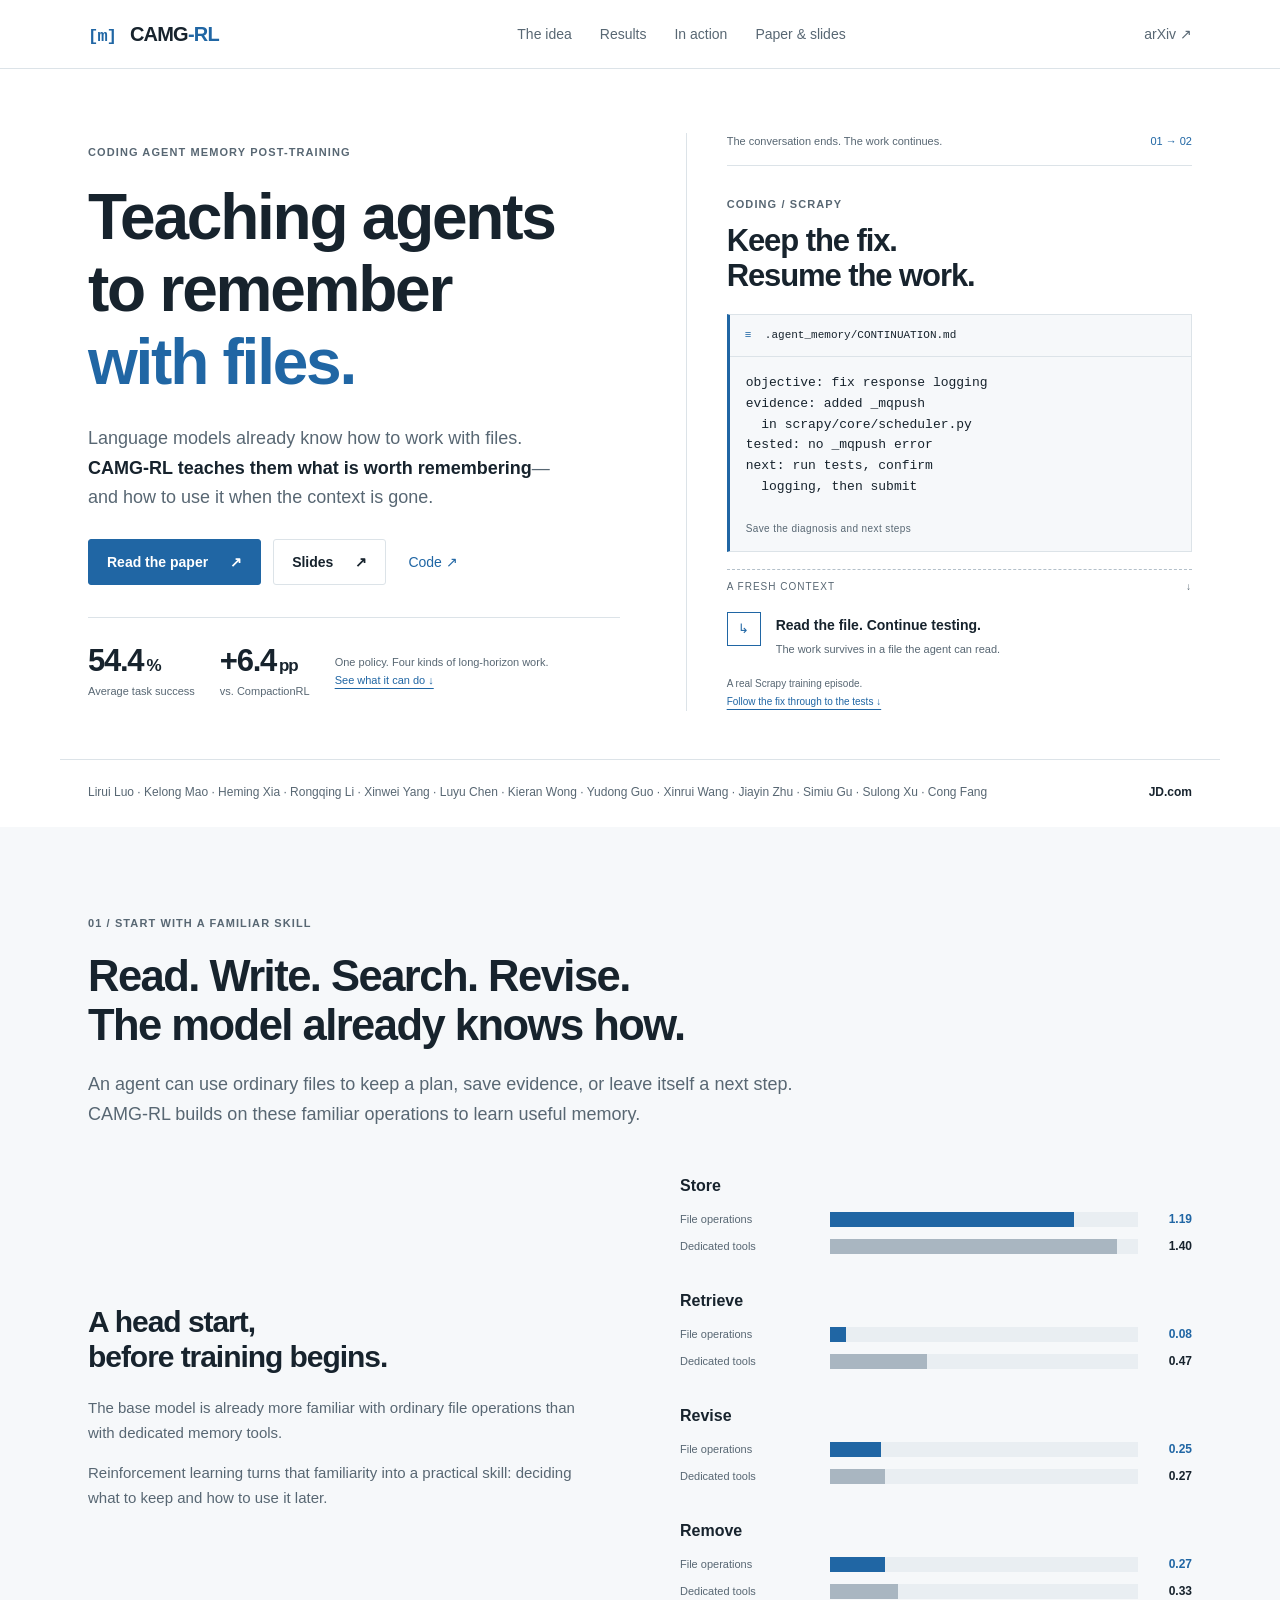
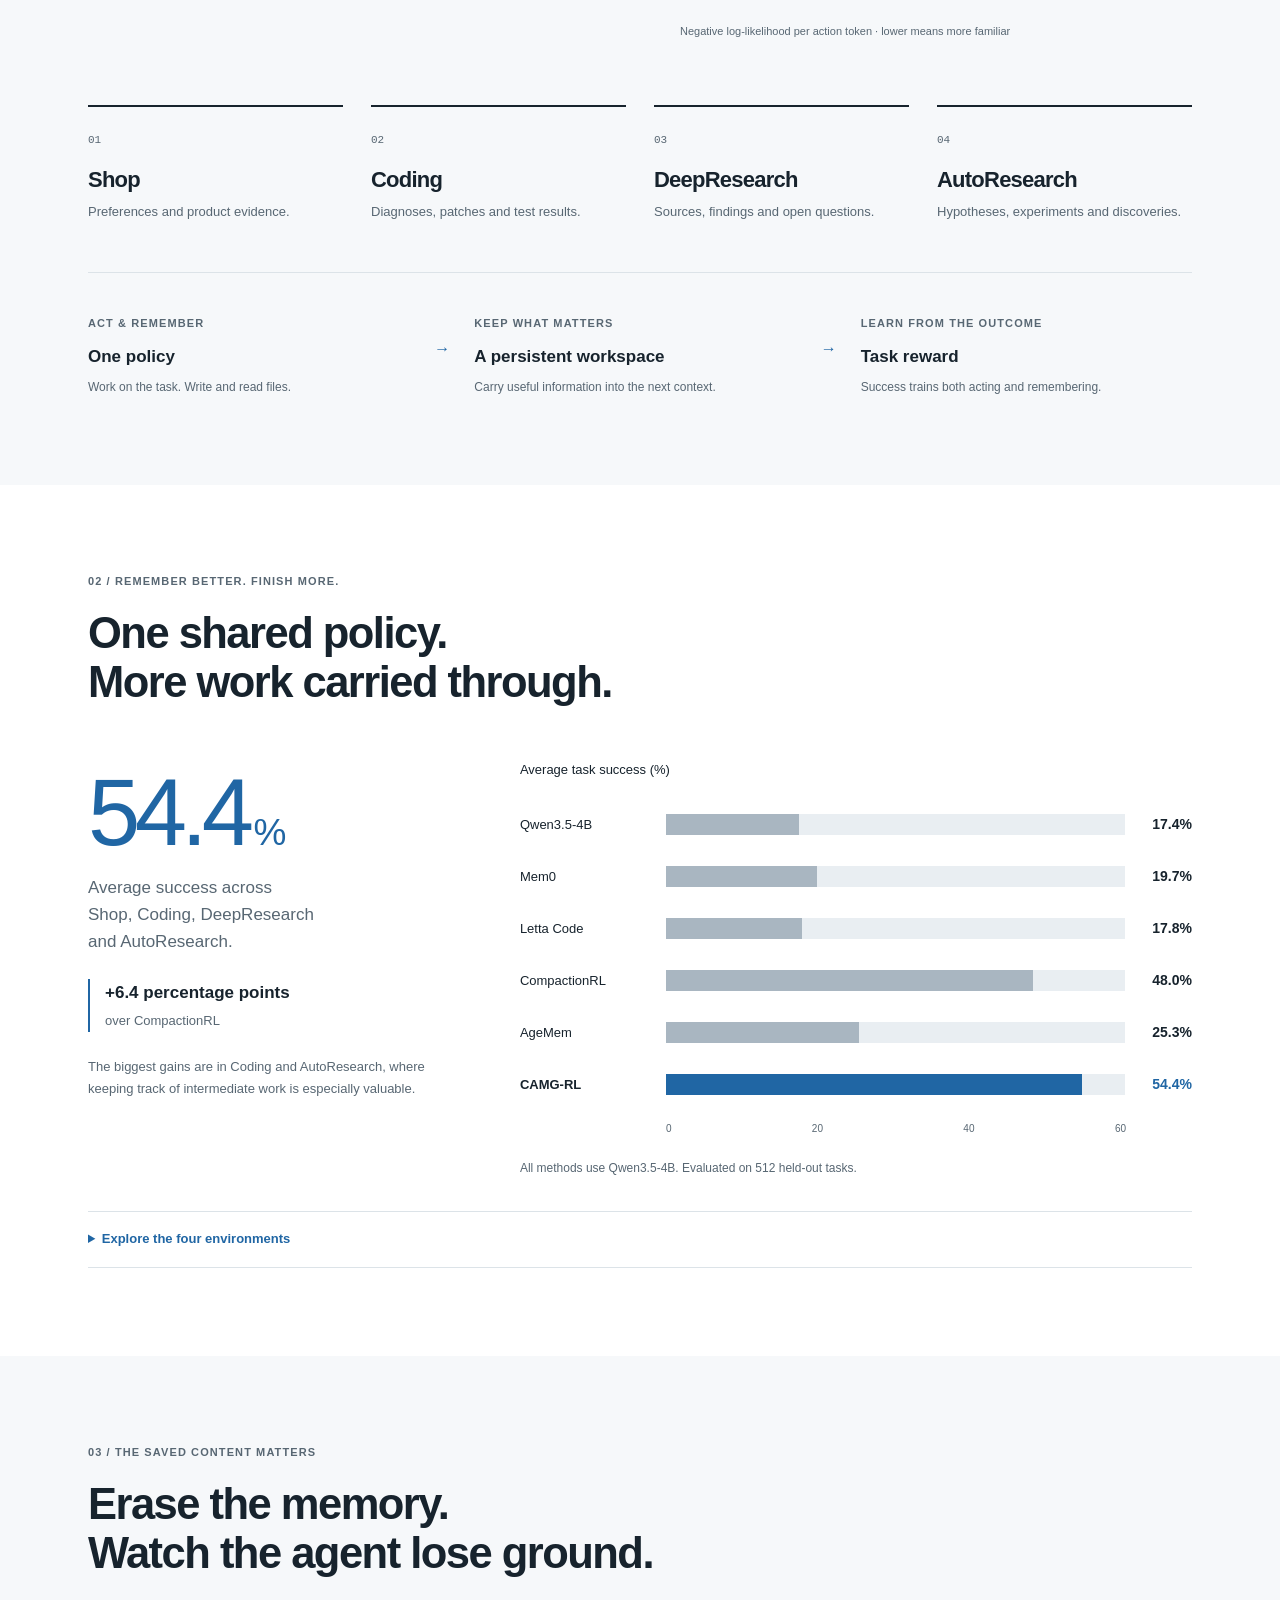
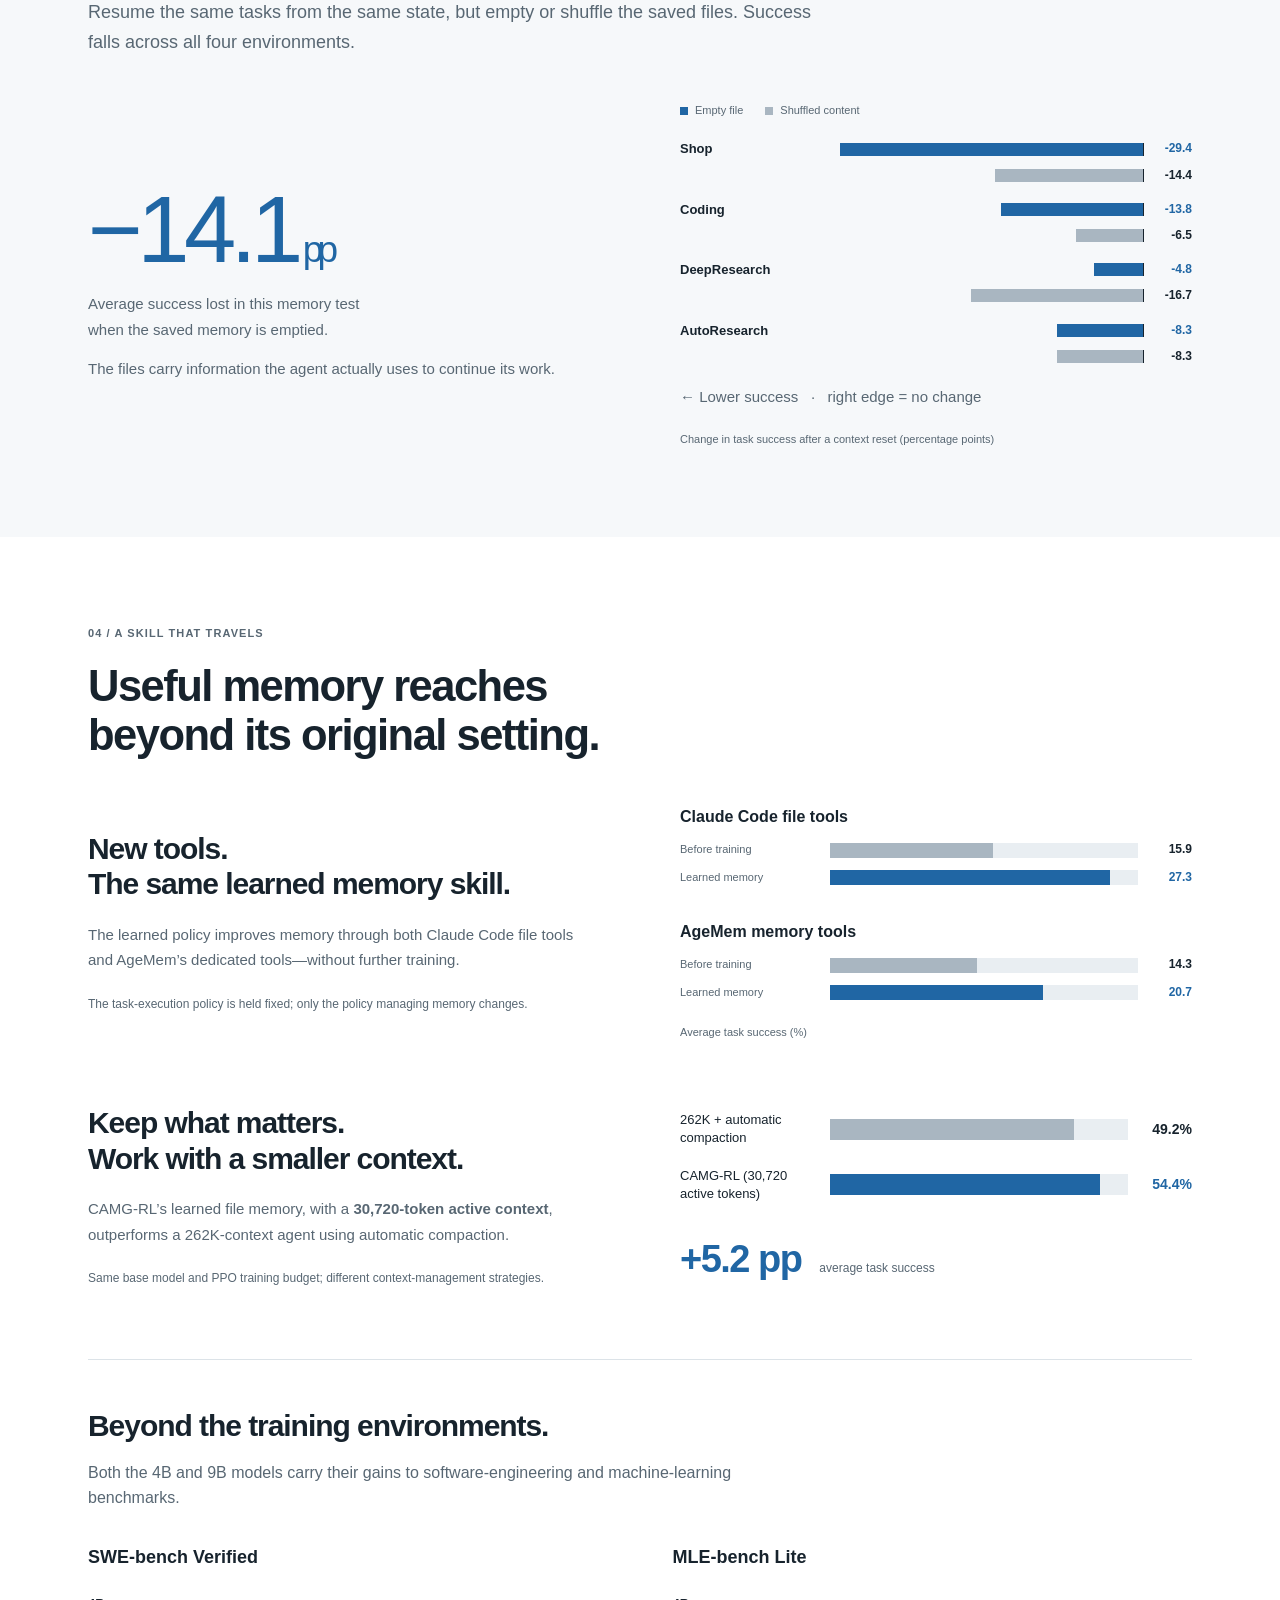
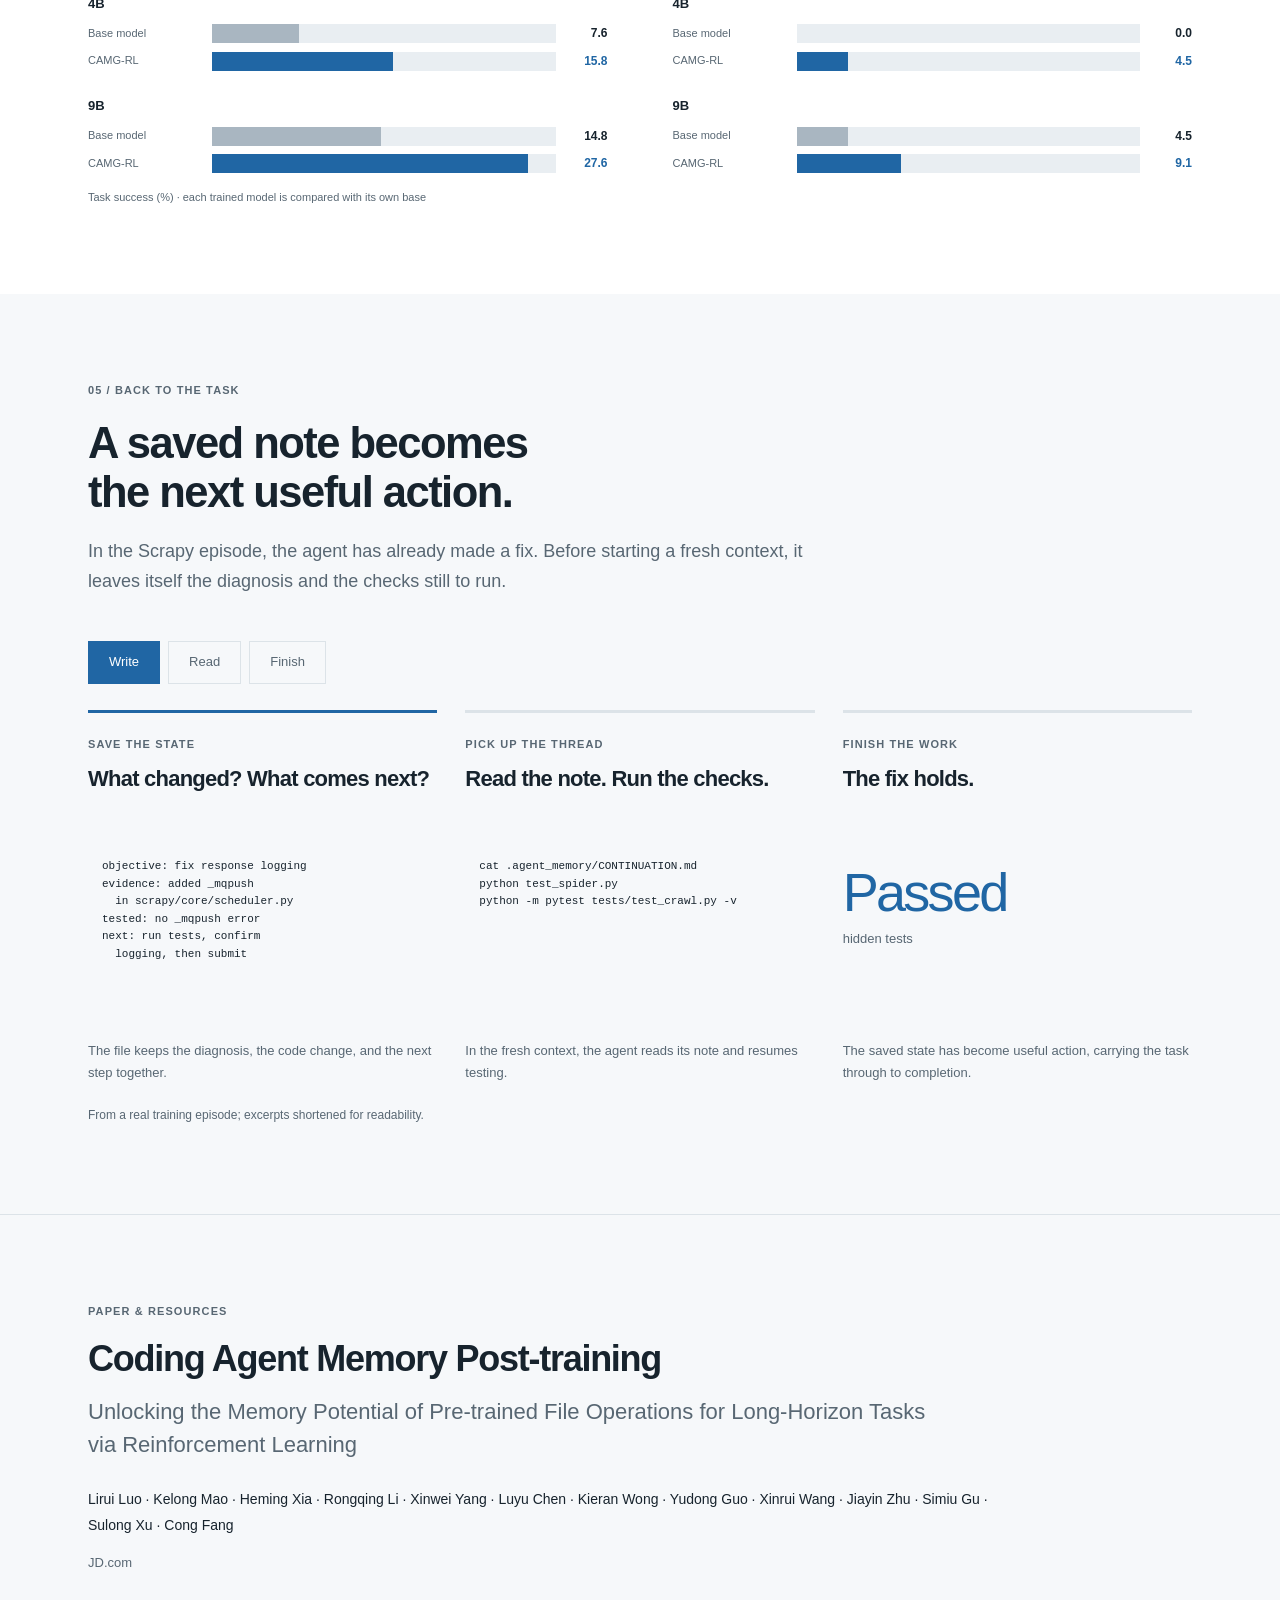
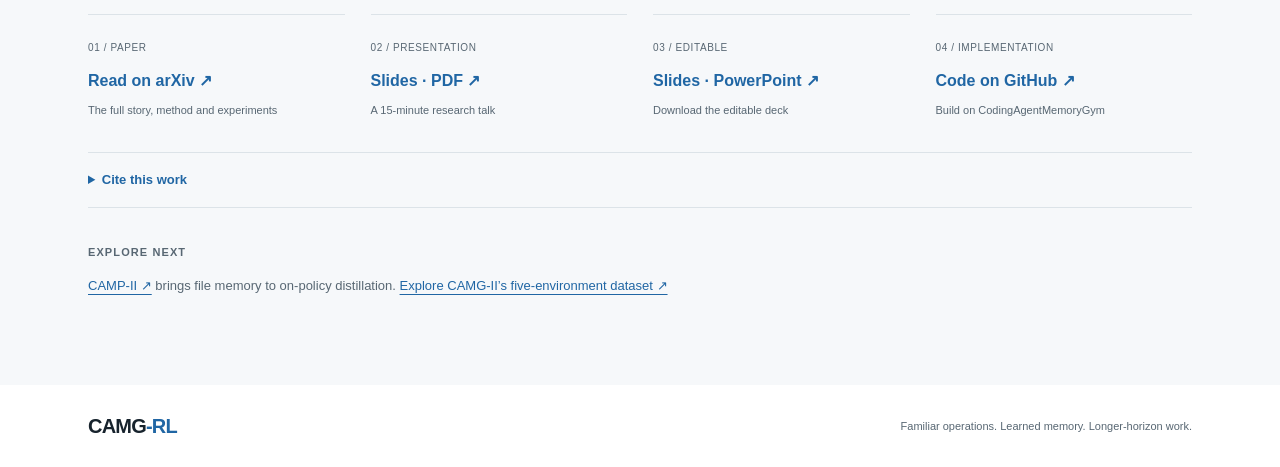
<file: index.html>
<!doctype html>
<html lang="en">
<head>
<meta charset="utf-8"><meta name="viewport" content="width=device-width, initial-scale=1">
<meta name="theme-color" content="#ffffff">
<meta name="description" content="Language models already know how to use files. CAMG-RL teaches them what is worth remembering—and how to use it when the context is gone.">
<meta property="og:title" content="Coding Agent Memory Post-training · CAMG-RL">
<meta property="og:description" content="Familiar file operations. Learned memory. More capable long-horizon agents.">
<meta property="og:type" content="website"><meta property="og:url" content="https://liruiluo.github.io/agentmemorygym/">
<meta property="og:image" content="https://liruiluo.github.io/agentmemorygym/assets/social-card.png">
<meta name="twitter:card" content="summary_large_image">
<meta name="research-data-sha256" content="da9b1aef6a0a8efd74ce91314cc5c98c87dca68e5a2389927b7d843607f0638d">
<link rel="canonical" href="https://liruiluo.github.io/agentmemorygym/">
<title>Coding Agent Memory Post-training · CAMG-RL</title>
<link rel="stylesheet" href="styles.css"><script src="script.js" defer></script>
</head>
<body>
<a class="skip-link" href="#main">Skip to content</a>
<header class="topbar"><div class="nav-inner">
<a class="brand" href="#top" aria-label="CAMG-RL home"><span class="brand-glyph" aria-hidden="true">[m]</span> CAMG<span class="brand-rl">-RL</span></a>
<nav aria-label="Main navigation"><a href="#idea">The idea</a><a href="#evidence">Results</a><a href="#case">In action</a><a href="#paper">Paper &amp; slides</a></nav>
<a class="nav-paper" href="https://arxiv.org/abs/2609.34422">arXiv ↗</a>
</div></header>
<main id="main">
<section class="hero wrap" id="top">
<div class="hero-text"><p class="eyebrow">Coding Agent Memory Post-training</p>
<h1>Teaching agents<br> to remember<br> <em>with files.</em></h1>
<p class="hero-lede">Language models already know how to work with files. <strong>CAMG-RL teaches them what is worth remembering</strong>—and how to use it when the context is gone.</p>
<div class="actions"><a class="button primary" href="https://arxiv.org/abs/2609.34422">Read the paper <span aria-hidden="true">↗</span></a><a class="button" href="assets/slides/coding-agent-memory-post-training-slides.pdf">Slides <span aria-hidden="true">↗</span></a><a class="text-link" href="https://github.com/jd-opensource/CodingAgentMemoryGym">Code ↗</a></div>
<div class="hero-result"><div><strong>54.4<span>%</span></strong><span>Average task success</span></div><div><strong>+6.4<span>pp</span></strong><span>vs. CompactionRL</span></div><p>One policy. Four kinds of long-horizon work.<br> <a href="#evidence">See what it can do ↓</a></p></div>
</div>
<div class="hero-story">
<div class="story-topline"><span>The conversation ends. The work continues.</span><span class="story-index">01 → 02</span></div>
<div class="task-heading"><span class="tiny-label">CODING / SCRAPY</span><h2>Keep the fix.<br> Resume the work.</h2></div>
<div class="file-paper"><div class="file-title"><span aria-hidden="true">≡</span> .agent_memory/CONTINUATION.md</div><pre>objective: fix response logging
evidence: added _mqpush
  in scrapy/core/scheduler.py
tested: no _mqpush error
next: run tests, confirm
  logging, then submit</pre><span class="file-tag">Save the diagnosis and next steps</span></div>
<div class="context-cut"><span>a fresh context</span><span aria-hidden="true">↓</span></div>
<div class="resume-line"><span class="round-label">↳</span><div><strong>Read the file. Continue testing.</strong><p>The work survives in a file the agent can read.</p></div></div>
<p class="story-caption">A real Scrapy training episode.<br> <a href="#case">Follow the fix through to the tests ↓</a></p>
</div>
</section>
<div class="author-strip wrap"><p>Lirui Luo · Kelong Mao · Heming Xia · Rongqing Li · Xinwei Yang · Luyu Chen · Kieran Wong · Yudong Guo · Xinrui Wang · Jiayin Zhu · Simiu Gu · Sulong Xu · Cong Fang</p><span>JD.com</span></div>
<section id="idea" class="section tint"><div class="wrap">
<div class="section-heading"><p class="eyebrow">01 / Start with a familiar skill</p><h2>Read. Write. Search. Revise.<br> The model already knows how.</h2><p class="section-lede">An agent can use ordinary files to keep a plan, save evidence, or leave itself a next step. CAMG-RL builds on these familiar operations to learn useful memory.</p></div>
<div class="wide-experiment prior-story"><div><h3>A head start,<br> before training begins.</h3><p>The base model is already more familiar with ordinary file operations than with dedicated memory tools.</p><p>Reinforcement learning turns that familiarity into a practical skill: deciding what to keep and how to use it later.</p></div><figure><div class="pair-chart"><div class="pair-group"><h4>Store</h4><div class="pair-row blue"><span class="pair-name">File operations</span><div class="bar-track" aria-hidden="true"><span style="width:79.3333%"></span></div><strong>1.19</strong></div><div class="pair-row gray"><span class="pair-name">Dedicated tools</span><div class="bar-track" aria-hidden="true"><span style="width:93.3333%"></span></div><strong>1.40</strong></div></div><div class="pair-group"><h4>Retrieve</h4><div class="pair-row blue"><span class="pair-name">File operations</span><div class="bar-track" aria-hidden="true"><span style="width:5.3333%"></span></div><strong>0.08</strong></div><div class="pair-row gray"><span class="pair-name">Dedicated tools</span><div class="bar-track" aria-hidden="true"><span style="width:31.3333%"></span></div><strong>0.47</strong></div></div><div class="pair-group"><h4>Revise</h4><div class="pair-row blue"><span class="pair-name">File operations</span><div class="bar-track" aria-hidden="true"><span style="width:16.6667%"></span></div><strong>0.25</strong></div><div class="pair-row gray"><span class="pair-name">Dedicated tools</span><div class="bar-track" aria-hidden="true"><span style="width:18.0000%"></span></div><strong>0.27</strong></div></div><div class="pair-group"><h4>Remove</h4><div class="pair-row blue"><span class="pair-name">File operations</span><div class="bar-track" aria-hidden="true"><span style="width:18.0000%"></span></div><strong>0.27</strong></div><div class="pair-row gray"><span class="pair-name">Dedicated tools</span><div class="bar-track" aria-hidden="true"><span style="width:22.0000%"></span></div><strong>0.33</strong></div></div></div><figcaption>Negative log-likelihood per action token · lower means more familiar</figcaption></figure></div>
<div id="gym" class="environments"><article><span>01</span><h3>Shop</h3><p>Preferences and product evidence.</p></article><article><span>02</span><h3>Coding</h3><p>Diagnoses, patches and test results.</p></article><article><span>03</span><h3>DeepResearch</h3><p>Sources, findings and open questions.</p></article><article><span>04</span><h3>AutoResearch</h3><p>Hypotheses, experiments and discoveries.</p></article></div>
<div id="method" class="method"><div class="method-step"><span class="tiny-label">ACT &amp; REMEMBER</span><strong>One policy</strong><p>Work on the task. Write and read files.</p></div><span class="method-arrow" aria-hidden="true">→</span><div class="method-step"><span class="tiny-label">KEEP WHAT MATTERS</span><strong>A persistent workspace</strong><p>Carry useful information into the next context.</p></div><span class="method-arrow" aria-hidden="true">→</span><div class="method-step"><span class="tiny-label">LEARN FROM THE OUTCOME</span><strong>Task reward</strong><p>Success trains both acting and remembering.</p></div></div>
</div></section>
<section id="evidence" class="section wrap">
<div class="section-heading"><p class="eyebrow">02 / Remember better. Finish more.</p><h2>One shared policy.<br> More work carried through.</h2></div>
<div class="result-layout"><div class="result-story"><div class="large-stat">54.4<span>%</span></div><p class="stat-caption">Average success across<br> Shop, Coding, DeepResearch<br> and AutoResearch.</p><div class="comparison-callout"><strong>+6.4 percentage points</strong><p>over CompactionRL</p></div><p class="small-copy">The biggest gains are in Coding and AutoResearch, where keeping track of intermediate work is especially valuable.</p></div>
<figure class="main-chart"><figcaption>Average task success (%)</figcaption><div class="bar-chart" role="list"><div class="bar-row gray" role="listitem"><span class="bar-name">Qwen3.5-4B</span><div class="bar-track" aria-hidden="true"><span style="width:29.0000%"></span></div><strong>17.4%</strong></div><div class="bar-row gray" role="listitem"><span class="bar-name">Mem0</span><div class="bar-track" aria-hidden="true"><span style="width:32.8333%"></span></div><strong>19.7%</strong></div><div class="bar-row gray" role="listitem"><span class="bar-name">Letta Code</span><div class="bar-track" aria-hidden="true"><span style="width:29.6667%"></span></div><strong>17.8%</strong></div><div class="bar-row gray" role="listitem"><span class="bar-name">CompactionRL</span><div class="bar-track" aria-hidden="true"><span style="width:80.0000%"></span></div><strong>48.0%</strong></div><div class="bar-row gray" role="listitem"><span class="bar-name">AgeMem</span><div class="bar-track" aria-hidden="true"><span style="width:42.1667%"></span></div><strong>25.3%</strong></div><div class="bar-row blue" role="listitem"><span class="bar-name">CAMG-RL</span><div class="bar-track" aria-hidden="true"><span style="width:90.6667%"></span></div><strong>54.4%</strong></div></div><div class="axis-row"><span>0</span><span>20</span><span>40</span><span>60</span></div><p class="chart-note">All methods use Qwen3.5-4B. Evaluated on 512 held-out tasks.</p></figure></div>
<details><summary>Explore the four environments</summary><p class="table-hint">Swipe or scroll horizontally to see all columns →</p><div class="table-scroll" tabindex="0" role="region" aria-label="Task success (%)"><table><caption>Task success (%)</caption><thead><tr><th scope="col">Method</th><th scope="col">Shop</th><th scope="col">Coding</th><th scope="col">DeepResearch</th><th scope="col">AutoResearch</th><th scope="col">Average</th></tr></thead><tbody><tr><th scope="row">Qwen3.5-4B</th><td>11.6</td><td>10.9</td><td>36.7</td><td>10.2</td><td>17.4</td></tr><tr><th scope="row">Mem0</th><td>15.6</td><td>14.8</td><td>37.5</td><td>10.9</td><td>19.7</td></tr><tr><th scope="row">Letta Code</th><td>12.6</td><td>14.8</td><td>32.0</td><td>11.7</td><td>17.8</td></tr><tr><th scope="row">CompactionRL</th><td>97.5</td><td>19.5</td><td>50.8</td><td>24.2</td><td>48.0</td></tr><tr><th scope="row">AgeMem</th><td>16.7</td><td>26.6</td><td>28.1</td><td>29.7</td><td>25.3</td></tr><tr class="trained"><th scope="row">CAMG-RL</th><td>97.1</td><td>26.6</td><td>55.5</td><td>38.3</td><td>54.4</td></tr></tbody></table></div></details>
</section>
<section id="memory" class="section tint"><div class="wrap">
<div class="section-heading"><p class="eyebrow">03 / The saved content matters</p><h2>Erase the memory.<br> Watch the agent lose ground.</h2><p class="section-lede">Resume the same tasks from the same state, but empty or shuffle the saved files. Success falls across all four environments.</p></div>
<div class="wide-experiment"><div><div class="large-stat">−14.1<span>pp</span></div><p class="stat-caption">Average success lost in this memory test<br> when the saved memory is emptied.</p><p>The files carry information the agent actually uses to continue its work.</p></div><figure><div class="delta-chart"><div class="legend"><span><i class="blue-dot"></i>Empty file</span><span><i class="gray-dot"></i>Shuffled content</span></div><div class="delta-group"><h4>Shop</h4><div class="delta-row blue"><div class="delta-track" aria-hidden="true"><span style="width:91.875%"></span></div><strong>-29.4</strong></div><div class="delta-row gray"><div class="delta-track" aria-hidden="true"><span style="width:45.000%"></span></div><strong>-14.4</strong></div></div><div class="delta-group"><h4>Coding</h4><div class="delta-row blue"><div class="delta-track" aria-hidden="true"><span style="width:43.125%"></span></div><strong>-13.8</strong></div><div class="delta-row gray"><div class="delta-track" aria-hidden="true"><span style="width:20.312%"></span></div><strong>-6.5</strong></div></div><div class="delta-group"><h4>DeepResearch</h4><div class="delta-row blue"><div class="delta-track" aria-hidden="true"><span style="width:15.000%"></span></div><strong>-4.8</strong></div><div class="delta-row gray"><div class="delta-track" aria-hidden="true"><span style="width:52.188%"></span></div><strong>-16.7</strong></div></div><div class="delta-group"><h4>AutoResearch</h4><div class="delta-row blue"><div class="delta-track" aria-hidden="true"><span style="width:25.938%"></span></div><strong>-8.3</strong></div><div class="delta-row gray"><div class="delta-track" aria-hidden="true"><span style="width:25.938%"></span></div><strong>-8.3</strong></div></div><p class="axis-label">← Lower success &nbsp; · &nbsp; right edge = no change</p></div><figcaption>Change in task success after a context reset (percentage points)</figcaption></figure></div>
</div></section>
<section id="transfer" class="section wrap">
<div class="section-heading"><p class="eyebrow">04 / A skill that travels</p><h2>Useful memory reaches<br> beyond its original setting.</h2></div>
<div class="wide-experiment"><div><h3>New tools.<br> The same learned memory skill.</h3><p>The learned policy improves memory through both Claude Code file tools and AgeMem’s dedicated tools—without further training.</p><p class="chart-note">The task-execution policy is held fixed; only the policy managing memory changes.</p></div><figure><div class="pair-chart"><div class="pair-group"><h4>Claude Code file tools</h4><div class="pair-row gray"><span class="pair-name">Before training</span><div class="bar-track" aria-hidden="true"><span style="width:53.0000%"></span></div><strong>15.9</strong></div><div class="pair-row blue"><span class="pair-name">Learned memory</span><div class="bar-track" aria-hidden="true"><span style="width:91.0000%"></span></div><strong>27.3</strong></div></div><div class="pair-group"><h4>AgeMem memory tools</h4><div class="pair-row gray"><span class="pair-name">Before training</span><div class="bar-track" aria-hidden="true"><span style="width:47.6667%"></span></div><strong>14.3</strong></div><div class="pair-row blue"><span class="pair-name">Learned memory</span><div class="bar-track" aria-hidden="true"><span style="width:69.0000%"></span></div><strong>20.7</strong></div></div></div><figcaption>Average task success (%)</figcaption></figure></div>
<div class="wide-experiment context-experiment"><div><h3>Keep what matters.<br> Work with a smaller context.</h3><p>CAMG-RL’s learned file memory, with a <strong>30,720-token active context</strong>, outperforms a 262K-context agent using automatic compaction.</p><p class="chart-note">Same base model and PPO training budget; different context-management strategies.</p></div><figure><div class="bar-chart" role="list"><div class="bar-row gray" role="listitem"><span class="bar-name">262K + automatic compaction</span><div class="bar-track" aria-hidden="true"><span style="width:82.0000%"></span></div><strong>49.2%</strong></div><div class="bar-row blue" role="listitem"><span class="bar-name">CAMG-RL (30,720 active tokens)</span><div class="bar-track" aria-hidden="true"><span style="width:90.6667%"></span></div><strong>54.4%</strong></div></div><div class="gain-note"><strong>+5.2 pp</strong><span>average task success</span></div></figure></div>
<div id="external" class="external-story"><h3>Beyond the training environments.</h3><p>Both the 4B and 9B models carry their gains to software-engineering and machine-learning benchmarks.</p><div class="two-up"><article class="evidence-panel"><h4>SWE-bench Verified</h4><div class="pair-chart"><div class="pair-group"><h4>4B</h4><div class="pair-row gray"><span class="pair-name">Base model</span><div class="bar-track" aria-hidden="true"><span style="width:25.3333%"></span></div><strong>7.6</strong></div><div class="pair-row blue"><span class="pair-name">CAMG-RL</span><div class="bar-track" aria-hidden="true"><span style="width:52.6667%"></span></div><strong>15.8</strong></div></div><div class="pair-group"><h4>9B</h4><div class="pair-row gray"><span class="pair-name">Base model</span><div class="bar-track" aria-hidden="true"><span style="width:49.3333%"></span></div><strong>14.8</strong></div><div class="pair-row blue"><span class="pair-name">CAMG-RL</span><div class="bar-track" aria-hidden="true"><span style="width:92.0000%"></span></div><strong>27.6</strong></div></div></div></article><article class="evidence-panel"><h4>MLE-bench Lite</h4><div class="pair-chart"><div class="pair-group"><h4>4B</h4><div class="pair-row gray"><span class="pair-name">Base model</span><div class="bar-track" aria-hidden="true"><span style="width:0.0000%"></span></div><strong>0.0</strong></div><div class="pair-row blue"><span class="pair-name">CAMG-RL</span><div class="bar-track" aria-hidden="true"><span style="width:15.0000%"></span></div><strong>4.5</strong></div></div><div class="pair-group"><h4>9B</h4><div class="pair-row gray"><span class="pair-name">Base model</span><div class="bar-track" aria-hidden="true"><span style="width:15.0000%"></span></div><strong>4.5</strong></div><div class="pair-row blue"><span class="pair-name">CAMG-RL</span><div class="bar-track" aria-hidden="true"><span style="width:30.3333%"></span></div><strong>9.1</strong></div></div></div></article></div><p class="axis-label">Task success (%) · each trained model is compared with its own base</p></div>
</section>
<section id="case" class="section tint"><div class="wrap">
<div class="section-heading"><p class="eyebrow">05 / Back to the task</p><h2>A saved note becomes<br> the next useful action.</h2><p class="section-lede">In the Scrapy episode, the agent has already made a fix. Before starting a fresh context, it leaves itself the diagnosis and the checks still to run.</p></div>
<div class="case-nav" role="group" aria-label="Follow the Scrapy task"><button type="button" data-case="case-write" aria-pressed="true">Write</button><button type="button" data-case="case-read" aria-pressed="false">Read</button><button type="button" data-case="case-test" aria-pressed="false">Finish</button></div>
<div class="case-panels"><article id="case-write" class="case-panel selected"><p class="tiny-label">SAVE THE STATE</p><h3>What changed? What comes next?</h3><pre>objective: fix response logging
evidence: added _mqpush
  in scrapy/core/scheduler.py
tested: no _mqpush error
next: run tests, confirm
  logging, then submit</pre><p>The file keeps the diagnosis, the code change, and the next step together.</p></article><article id="case-read" class="case-panel"><p class="tiny-label">PICK UP THE THREAD</p><h3>Read the note. Run the checks.</h3><pre>cat .agent_memory/CONTINUATION.md
python test_spider.py
python -m pytest tests/test_crawl.py -v</pre><p>In the fresh context, the agent reads its note and resumes testing.</p></article><article id="case-test" class="case-panel"><p class="tiny-label">FINISH THE WORK</p><h3>The fix holds.</h3><div class="case-result case-pass">Passed<span>hidden tests</span></div><p>The saved state has become useful action, carrying the task through to completion.</p></article></div>
<p class="chart-note">From a real training episode; excerpts shortened for readability.</p>
</div></section>
<section id="paper" class="section paper-section"><div class="wrap">
<p class="eyebrow">Paper &amp; resources</p><h2>Coding Agent Memory Post-training</h2><p class="paper-subtitle">Unlocking the Memory Potential of Pre-trained File Operations for Long-Horizon Tasks via Reinforcement Learning</p><p class="paper-authors">Lirui Luo · Kelong Mao · Heming Xia · Rongqing Li · Xinwei Yang · Luyu Chen · Kieran Wong · Yudong Guo · Xinrui Wang · Jiayin Zhu · Simiu Gu · Sulong Xu · Cong Fang</p><p class="affiliation">JD.com</p>
<div class="resource-grid"><a href="https://arxiv.org/abs/2609.34422"><span>01 / PAPER</span><strong>Read on arXiv ↗</strong><small>The full story, method and experiments</small></a><a href="assets/slides/coding-agent-memory-post-training-slides.pdf"><span>02 / PRESENTATION</span><strong>Slides · PDF ↗</strong><small>A 15-minute research talk</small></a><a href="assets/slides/coding-agent-memory-post-training-slides.pptx"><span>03 / EDITABLE</span><strong>Slides · PowerPoint ↗</strong><small>Download the editable deck</small></a><a href="https://github.com/jd-opensource/CodingAgentMemoryGym"><span>04 / IMPLEMENTATION</span><strong>Code on GitHub ↗</strong><small>Build on CodingAgentMemoryGym</small></a></div>
<details class="citation"><summary>Cite this work</summary><pre id="citation-text">@article{luo2026coding,
  title={Coding Agent Memory Post-training: Unlocking the Memory Potential of Pre-trained File Operations for Long-Horizon Tasks via Reinforcement Learning},
  author={Luo, Lirui and Mao, Kelong and Xia, Heming and Li, Rongqing and Yang, Xinwei and Chen, Luyu and Wong, Kieran and Guo, Yudong and Wang, Xinrui and Zhu, Jiayin and Gu, Simiu and Xu, Sulong and Fang, Cong},
  journal={arXiv preprint arXiv:2609.34422},
  year={2026}
}</pre><button type="button" id="copy-citation" class="button">Copy BibTeX</button><span id="copy-status" role="status" aria-live="polite"></span></details>
<div class="related"><span class="tiny-label">EXPLORE NEXT</span><p><a href="https://liruiluo.github.io/agentmemorygym-v2/">CAMP-II ↗</a> brings file memory to on-policy distillation. <a href="https://huggingface.co/datasets/LiruiLuo/CAMG-II">Explore CAMG-II’s five-environment dataset ↗</a></p></div>
</div></section>
</main>
<footer class="wrap"><a class="brand" href="#top">CAMG<span class="brand-rl">-RL</span></a><p>Familiar operations. Learned memory. Longer-horizon work.</p></footer>
</body></html>
</file>
<file: styles.css>
:root {
  --ink:#17232d;
  --muted:#586773;
  --blue:#2066a4;
  --blue-pale:#edf4fa;
  --line:#dce3e8;
  --paper:#f6f8fa;
  --red:#b43437;
  --gray:#a9b6c1;
  --max:1160px;
  --font:Inter,-apple-system,BlinkMacSystemFont,"Segoe UI",Arial,sans-serif
}
* {
  box-sizing:border-box
}
html {
  scroll-behavior:smooth;
  scroll-padding-top:90px
}
body {
  margin:0;
  color:var(--ink);
  background:#fff;
  font-family:var(--font);
  font-size:16px;
  line-height:1.6;
  -webkit-font-smoothing:antialiased
}
a {
  color:var(--blue);
  text-underline-offset:4px
}
button {
  font:inherit;
  cursor:pointer
}
a,button,summary {
  -webkit-tap-highlight-color:transparent
}
:focus-visible {
  outline:3px solid var(--blue);
  outline-offset:5px
}
h1,h2,h3,h4,p,figure {
  margin:0
}
h1,h2,h3 {
  line-height:1.13;
  letter-spacing:-.035em
}
h1 {
  font-size:clamp(44px,5vw,66px);
  font-weight:650
}
h1 em {
  font-style:normal;
  color:var(--blue)
}
h2 {
  font-size:clamp(32px,3.4vw,44px);
  font-weight:620
}
h3 {
  font-size:25px;
  font-weight:600
}
h4 {
  font-size:16px;
  font-weight:600
}
p+p {
  margin-top:14px
}
strong {
  font-weight:650
}
pre,code {
  font-family:"SFMono-Regular",Consolas,"Liberation Mono",Menlo,monospace
}
pre {
  line-height:1.6;
  white-space:pre-wrap;
  overflow-wrap:anywhere
}
button:disabled {
  cursor:default
}
.wrap {
  max-width:var(--max);
  margin:auto;
  padding-inline:28px
}
.skip-link {
  position:absolute;
  left:16px;
  top:-80px;
  padding:12px;
  background:#fff;
  z-index:10
}
.skip-link:focus {
  top:10px
}
.topbar {
  position:sticky;
  top:0;
  z-index:8;
  background:rgba(255,255,255,.97);
  border-bottom:1px solid var(--line)
}
.nav-inner {
  max-width:var(--max);
  padding:18px 28px;
  margin:auto;
  display:flex;
  align-items:center;
  justify-content:space-between;
  gap:22px
}
.brand {
  font-size:20px;
  font-weight:700;
  color:var(--ink);
  text-decoration:none;
  white-space:nowrap;
  letter-spacing:-.04em
}
.brand-glyph {
  font-family:Menlo,monospace;
  color:var(--blue);
  margin-right:9px;
  font-size:17px
}
.brand-rl {
  color:var(--blue)
}
nav {
  display:flex;
  gap:28px;
  font-size:14px
}
nav a,.nav-paper {
  text-decoration:none;
  color:var(--muted)
}
nav a:hover,.nav-paper:hover {
  color:var(--blue)
}
.nav-paper {
  font-size:14px;
  white-space:nowrap
}
.hero {
  display:grid;
  grid-template-columns:1.05fr 1fr;
  gap:66px;
  padding-top:64px;
  padding-bottom:48px;
  align-items:center
}
.eyebrow,.tiny-label {
  font-size:11px;
  line-height:1.5;
  letter-spacing:.1em;
  text-transform:uppercase;
  font-weight:650;
  color:var(--muted)
}
.eyebrow {
  margin-bottom:20px
}
.eyebrow span {
  white-space:nowrap;
  color:var(--blue)
}
.hero-lede {
  margin-top:26px;
  font-size:18px;
  line-height:1.65;
  color:var(--muted);
  max-width:490px
}
.hero-lede strong {
  color:var(--ink)
}
.actions {
  display:flex;
  align-items:center;
  flex-wrap:wrap;
  gap:12px;
  margin-top:26px
}
.button {
  display:inline-flex;
  align-items:center;
  gap:22px;
  padding:11px 18px;
  border:1px solid var(--line);
  background:#fff;
  color:var(--ink);
  text-decoration:none;
  font-size:14px;
  font-weight:600;
  border-radius:3px
}
.button:hover {
  border-color:var(--blue);
  color:var(--blue)
}
.button.primary {
  background:var(--blue);
  border-color:var(--blue);
  color:#fff
}
.primary:hover {
  background:#174f81
}
.text-link {
  font-size:14px;
  padding:10px;
  text-decoration:none
}
.hero-result {
  display:flex;
  align-items:center;
  gap:28px;
  margin-top:32px;
  padding-top:24px;
  border-top:1px solid var(--line);
  font-variant-numeric:tabular-nums
}
.hero-result>div {
  display:flex;
  flex-direction:column;
  gap:3px;
  white-space:nowrap
}
.hero-result strong {
  font-size:31px;
  letter-spacing:-.04em;
  line-height:1.2
}
.hero-result strong span {
  font-size:17px;
  padding-left:3px
}
.hero-result>div>span {
  font-size:11px;
  color:var(--muted)
}
.hero-result>p {
  font-size:11px;
  line-height:1.7;
  color:var(--muted);
  margin:0
}
.hero-story {
  border-left:1px solid var(--line);
  padding-left:40px
}
.story-topline {
  display:flex;
  justify-content:space-between;
  gap:10px;
  font-size:11px;
  color:var(--muted);
  border-bottom:1px solid var(--line);
  padding-bottom:14px
}
.story-index {
  color:var(--blue);
  white-space:nowrap
}
.task-heading {
  padding:24px 0 21px
}
.task-heading h2 {
  font-size:31px;
  margin-top:8px
}
.file-paper {
  background:var(--paper);
  border:1px solid var(--line);
  border-left:3px solid var(--blue);
  position:relative;
  padding-bottom:12px
}
.file-title {
  padding:12px 15px;
  border-bottom:1px solid var(--line);
  font:11px/1.5 Menlo,monospace;
  overflow-wrap:anywhere
}
.file-title span {
  margin-right:7px;
  color:var(--blue)
}
.file-paper pre {
  padding:16px;
  font-size:13px;
  margin:0
}
.file-tag {
  font-size:10px;
  letter-spacing:.04em;
  color:var(--muted);
  margin-left:16px
}
.context-cut {
  display:flex;
  justify-content:space-between;
  align-items:center;
  margin:17px 0;
  border-top:1px dashed #b4c0ca;
  padding-top:9px;
  color:var(--muted);
  font-size:10px;
  letter-spacing:.1em;
  text-transform:uppercase
}
.resume-line {
  display:flex;
  gap:15px;
  align-items:flex-start
}
.round-label {
  display:grid;
  place-items:center;
  width:34px;
  height:34px;
  flex-shrink:0;
  border:1px solid var(--blue);
  color:var(--blue);
  font:13px/1 Menlo,monospace
}
.resume-line strong {
  font-size:14px
}
.resume-line p {
  font-size:11px;
  color:var(--muted);
  margin-top:3px
}
.story-caption {
  font-size:10px;
  color:var(--muted);
  margin-top:17px;
  line-height:1.8
}
.author-strip {
  display:flex;
  align-items:flex-start;
  gap:36px;
  justify-content:space-between;
  padding-top:21px;
  padding-bottom:23px;
  border-top:1px solid var(--line);
  font-size:12px;
  color:var(--muted);
  line-height:1.9
}
.author-strip>span {
  font-weight:650;
  color:var(--ink);
  white-space:nowrap
}
.section {
  padding-top:88px;
  padding-bottom:88px;
  scroll-margin-top:70px
}
.section-heading {
  margin-bottom:44px;
  max-width:820px
}
.section-lede {
  font-size:18px;
  line-height:1.65;
  color:var(--muted);
  margin-top:20px;
  max-width:740px
}
.tint {
  background:var(--paper)
}


.result-layout {
  display:grid;
  grid-template-columns:.7fr 1.3fr;
  gap:70px
}
.large-stat {
  font-size:94px;
  letter-spacing:-.06em;
  line-height:1;
  color:var(--blue);
  margin:14px 0
}
.large-stat span {
  font-size:37px;
  margin-left:5px
}
.stat-caption {
  font-size:17px;
  color:var(--muted);
  line-height:1.6
}
.comparison-callout {
  border-left:2px solid var(--blue);
  padding-left:15px;
  margin:24px 0
}
.comparison-callout strong {
  font-size:17px
}
.comparison-callout p {
  font-size:13px;
  color:var(--muted);
  line-height:1.6;
  margin-top:5px
}
.small-copy {
  font-size:13px;
  color:var(--muted);
  line-height:1.7
}
.main-chart {
  padding-top:8px
}
.main-chart>figcaption {
  display:flex;
  justify-content:space-between;
  font-size:13px;
  margin-bottom:28px
}
.main-chart>figcaption span {
  color:var(--muted);
  font-size:11px
}
.bar-chart {
  display:flex;
  flex-direction:column;
  gap:19px;
  font-variant-numeric:tabular-nums
}
.bar-row {
  display:grid;
  grid-template-columns:132px 1fr 53px;
  align-items:center;
  gap:14px;
  font-size:13px;
  line-height:1.4
}
.bar-name {
  overflow-wrap:anywhere
}
.bar-track {
  height:21px;
  background:#e9eef2;
  position:relative
}
.bar-track>span {
  display:block;
  height:100%;
  background:var(--gray)
}
.blue .bar-track>span {
  background:var(--blue)
}
.blue strong {
  color:var(--blue)
}
.bar-row strong,.pair-row strong {
  text-align:right;
  font-size:14px;
  white-space:nowrap
}
.main-chart .bar-row {
  min-height:33px
}
.main-chart .bar-row.blue .bar-name {
  font-weight:700
}
.axis-row {
  display:flex;
  justify-content:space-between;
  font-size:10px;
  color:var(--muted);
  margin:20px 66px 0 146px
}
.chart-note {
  font-size:12px;
  line-height:1.7;
  color:var(--muted);
  margin-top:21px
}
.axis-label {
  font-size:11px;
  color:var(--muted);
  margin-top:18px
}
.two-up {
  display:grid;
  grid-template-columns:1fr 1fr;
  gap:65px
}
.evidence-panel {
  min-width:0
}
.evidence-panel h3 {
  margin-bottom:15px
}
.evidence-panel>p:not(.axis-label):not(.chart-note) {
  font-size:15px;
  line-height:1.7;
  color:var(--muted);
  margin-bottom:24px
}
.pair-chart {
  display:flex;
  flex-direction:column;
  gap:25px;
  font-variant-numeric:tabular-nums
}
.pair-group h4 {
  margin-bottom:11px
}
.pair-row {
  display:grid;
  grid-template-columns:112px 1fr 40px;
  gap:12px;
  align-items:center;
  margin-top:8px;
  font-size:11px
}
.pair-row .bar-track {
  height:15px
}
.pair-row strong {
  font-size:12px
}
.pair-name {
  line-height:1.4;
  color:var(--muted)
}
.two-up .bar-chart {
  gap:25px
}
.two-up .bar-row {
  grid-template-columns:155px 1fr 50px;
  font-size:12px
}
.two-up .bar-track {
  height:19px
}
details {
  border-top:1px solid var(--line);
  border-bottom:1px solid var(--line);
  margin-top:32px;
  padding:17px 0;
  font-size:13px
}
details+details {
  border-top:0
}
summary {
  cursor:pointer;
  font-weight:600;
  color:var(--blue);
  width:fit-content;
  max-width:100%
}
details[open] summary {
  margin-bottom:20px
}
.table-scroll {
  overflow-x:auto;
  max-width:100%;
  scroll-margin-top:100px
}
table {
  border-collapse:collapse;
  width:100%;
  font-size:13px;
  line-height:1.5;
  font-variant-numeric:tabular-nums;
  white-space:nowrap
}
caption {
  text-align:left;
  color:var(--muted);
  font-size:12px;
  margin:12px 0 18px
}
th,td {
  text-align:right;
  padding:12px;
  border-bottom:1px solid var(--line)
}
th:first-child {
  text-align:left;
  padding-left:0
}
thead th {
  color:var(--muted);
  font-weight:550;
  font-size:11px
}
tbody th {
  font-weight:500
}
tbody tr.trained {
  color:var(--blue);
  font-weight:650
}
details p {
  margin-top:15px
}
.legend {
  display:flex;
  gap:22px;
  font-size:11px;
  color:var(--muted);
  margin-bottom:20px
}
.legend>span {
  display:flex;
  align-items:center;
  gap:7px
}
.legend i {
  width:8px;
  height:8px;
  display:inline-block
}
.blue-dot {
  background:var(--blue)
}
.gray-dot {
  background:var(--gray)
}
.delta-group {
  display:grid;
  grid-template-columns:118px 1fr;
  gap:7px 15px;
  margin-top:15px;
  font-variant-numeric:tabular-nums
}
.delta-group h4 {
  grid-row:span 2;
  font-size:13px
}
.delta-group small {
  display:block;
  font-size:10px;
  color:var(--muted);
  font-weight:400;
  margin-top:3px
}
.delta-row {
  display:flex;
  align-items:center;
  gap:10px;
  font-size:12px
}
.delta-track {
  flex:1;
  height:13px;
  display:flex;
  justify-content:flex-end;
  border-right:1px solid var(--ink)
}
.delta-track span {
  background:var(--gray);
  height:100%
}
.delta-row.blue span {
  background:var(--blue)
}
.delta-row strong {
  width:38px;
  text-align:right
}




.wide-experiment {
  display:grid;
  grid-template-columns:1fr 1fr;
  gap:80px;
  align-items:center
}
.wide-experiment h3 {
  font-size:30px;
  line-height:1.18;
  margin-bottom:20px
}
.wide-experiment p {
  font-size:15px;
  line-height:1.7;
  color:var(--muted)
}

.wide-experiment .chart-note {
  font-size:12px
}
.wide-experiment .key-line {
  font-size:17px;
  font-weight:650;
  color:var(--blue)
}
.wide-experiment figure {
  min-width:0
}
.wide-experiment figcaption {
  margin-top:22px;
  font-size:11px;
  color:var(--muted)
}
.wide-experiment .pair-chart {
  gap:32px
}
.wide-experiment .pair-row {
  grid-template-columns:138px 1fr 42px
}
.context-experiment {
  margin-top:64px
}
.context-experiment .bar-row {
  grid-template-columns:136px 1fr 50px
}
.gain-note {
  display:flex;
  align-items:baseline;
  gap:18px;
  margin-top:34px
}
.gain-note strong {
  font-size:38px;
  color:var(--blue);
  line-height:1.2;
  letter-spacing:-.04em
}
.gain-note span {
  font-size:12px;
  color:var(--muted)
}



.environments {
  display:grid;
  grid-template-columns:repeat(4,1fr);
  gap:28px
}
.environments article {
  border-top:2px solid var(--ink);
  padding-top:18px
}
.environments article>span {
  font:11px Menlo,monospace;
  color:var(--muted)
}
.environments h3 {
  font-size:22px;
  margin-top:17px
}
.environments p {
  font-size:13px;
  line-height:1.7;
  color:var(--muted);
  margin-top:9px
}
.environments h3+p {
  color:var(--blue);
  font-size:11px
}
.method {
  display:grid;
  grid-template-columns:1fr 25px 1fr 25px 1fr;
  gap:15px;
  margin-top:48px;
  padding-top:36px;
  border-top:1px solid var(--line);
  scroll-margin-top:100px
}
.method-step strong {
  display:block;
  font-size:17px;
  line-height:1.5;
  margin-top:10px
}
.method-step p {
  font-size:12px;
  color:var(--muted);
  margin-top:8px
}
.method-arrow {
  color:var(--blue);
  padding-top:27px
}
.case-nav {
  display:flex;
  gap:8px;
  margin-bottom:26px
}
.case-nav button {
  padding:10px 20px;
  font-size:13px;
  background:var(--paper);
  border:1px solid var(--line);
  color:var(--muted)
}
.case-nav button[aria-pressed=true] {
  color:#fff;
  background:var(--blue);
  border-color:var(--blue)
}
.case-panels {
  display:grid;
  grid-template-columns:1fr 1fr 1fr;
  gap:28px
}
.case-panel {
  border-top:3px solid var(--line);
  padding-top:23px;
  min-width:0
}
.case-panel.selected {
  border-color:var(--blue)
}
.case-panel h3 {
  font-size:22px;
  line-height:1.2;
  margin-top:14px;
  min-height:54px
}
.case-panel pre {
  font-size:11px;
  background:var(--paper);
  padding:18px 14px;
  min-height:180px;
  margin:20px 0
}
.case-panel>p:last-child {
  font-size:13px;
  line-height:1.7;
  color:var(--muted)
}
.case-result {
  font-size:67px;
  color:var(--blue);
  letter-spacing:-.05em;
  line-height:1.2;
  padding:40px 0 30px;
  height:220px
}
.case-result span {
  display:block;
  font-size:13px;
  letter-spacing:0;
  color:var(--muted);
  margin-top:6px
}
.paper-section {
  background:var(--paper);
  border-top:1px solid var(--line)
}
.paper-section h2 {
  font-size:36px
}
.paper-subtitle {
  font-size:22px;
  line-height:1.5;
  max-width:850px;
  margin-top:15px;
  color:var(--muted)
}
.paper-authors {
  font-size:14px;
  line-height:1.9;
  max-width:900px;
  margin-top:25px
}
.affiliation {
  font-size:13px;
  color:var(--muted)
}
.resource-grid {
  display:grid;
  grid-template-columns:repeat(4,1fr);
  gap:26px;
  margin-top:40px
}
.resource-grid a {
  display:block;
  padding-top:18px;
  border-top:1px solid var(--line);
  text-decoration:none
}
.resource-grid a:hover {
  border-color:var(--blue)
}
.resource-grid span {
  font-size:10px;
  letter-spacing:.06em;
  color:var(--muted)
}
.resource-grid strong {
  display:block;
  font-size:16px;
  margin-top:10px
}
.resource-grid small {
  display:block;
  color:var(--muted);
  font-size:11px;
  line-height:1.6;
  margin-top:8px
}



.citation pre {
  font-size:12px;
  padding:20px;
  background:#fff
}
.citation button {
  margin-top:15px;
  font-size:12px
}
.citation #copy-status {
  font-size:12px;
  margin-left:12px
}
.related {
  padding-top:30px
}
.related p {
  font-size:13px;
  line-height:1.8;
  color:var(--muted);
  max-width:830px;
  margin-top:10px
}
footer {
  display:flex;
  justify-content:space-between;
  align-items:center;
  gap:25px;
  padding-top:25px;
  padding-bottom:25px
}
footer p,footer>span {
  font-size:11px;
  color:var(--muted)
}
@media(min-width:1200px) {
  .hero-result {
    gap:25px
  }
}
@media(max-width:1050px) {
  .hero {
    gap:35px
  }
  .hero-story {
    padding-left:25px
  }
  .hero-result {
    flex-wrap:wrap;
    gap:18px
  }
  .hero-result>p {
    width:100%
  }
  .hero-result>p br {
    display:none
  }
  .result-layout {
    gap:40px
  }
.two-up, .wide-experiment {
    gap:38px
  }
  .bar-row {
    grid-template-columns:115px 1fr 50px;
    gap:10px
  }
  .axis-row {
    margin-left:125px
  }
  .two-up .bar-row {
    grid-template-columns:125px 1fr 47px
  }
  .case-panel pre {
    font-size:10px
  }
  .environments {
    grid-template-columns:repeat(2,1fr);
    gap:35px
  }
  .resource-grid {
    grid-template-columns:repeat(2,1fr)
  }
  nav {
    gap:20px
  }
}
@media(max-width:760px) {
  .wrap {
    padding-inline:24px
  }
  .nav-inner {
    padding:16px 24px
  }
  .nav-paper {
    display:none
  }
  nav {
    gap:17px;
    font-size:12px
  }
  .brand {
    font-size:18px
  }
  .brand-glyph {
    display:none
  }
  .hero {
    grid-template-columns:1fr;
    padding-top:40px;
    padding-bottom:35px;
    gap:36px
  }
  .hero h1 {
    font-size:52px
  }
  .hero-lede {
    font-size:17px;
    max-width:550px
  }
  .hero-result {
    flex-wrap:nowrap;
    gap:30px
  }
  .hero-result>p {
    width:auto
  }
  .hero-result>p br {
    display:block
  }
  .hero-story {
    padding-left:0;
    border-left:0;
    border-top:1px solid var(--line);
    padding-top:20px;
    max-width:540px;
    width:100%
  }
  .task-heading h2 br {
    display:none
  }
  .story-topline {
    font-size:10px
  }
  .file-paper pre {
    font-size:13px
  }
  .hero-story .file-title {
    font-size:11px
  }
  .author-strip {
    font-size:11px;
    gap:18px
  }
  .section {
    padding-top:62px;
    padding-bottom:62px
  }
  .section-heading {
    margin-bottom:34px
  }
  .section-lede {
    font-size:16px
  }
.result-layout, .two-up, .wide-experiment {
    grid-template-columns:1fr;
    gap:35px
  }
  .result-story {
    display:grid;
    grid-template-columns:1fr 1fr;
    gap:0 20px
  }

  .large-stat {
    font-size:68px;
    margin-top:0
  }
  .stat-caption {
    font-size:15px
  }
  .comparison-callout {
    margin:16px 0
  }
  .result-story>.small-copy {
    margin-top:16px
  }
  .main-chart {
    margin-top:0
  }
  .bar-row {
    grid-template-columns:132px 1fr 53px;
    gap:12px
  }
  .main-chart .bar-row {
    min-height:28px
  }
  .axis-row {
    margin-left:144px
  }
  .evidence-panel+.evidence-panel {
    padding-top:30px;
    border-top:1px solid var(--line)
  }
  .evidence-panel h3 {
    font-size:24px
  }
  .pair-row {
    grid-template-columns:115px 1fr 40px
  }
  .two-up .bar-row {
    grid-template-columns:156px 1fr 50px
  }


  .wide-experiment h3 {
    font-size:28px
  }
  .context-experiment {
    margin-top:50px
  }
  .wide-experiment .pair-row {
    grid-template-columns:138px 1fr 40px
  }

  .method {
    grid-template-columns:1fr;
    gap:16px;
    margin-top:35px
  }
  .method-arrow {
    padding:0;
    transform:rotate(90deg);
    justify-self:start
  }
  .case-panels {
    grid-template-columns:1fr;
    gap:32px
  }
  .case-panel h3 {
    min-height:0
  }
  .case-panel pre {
    min-height:0;
    font-size:13px;
    max-width:600px
  }
  .case-result {
    height:auto;
    padding:24px 0
  }
  .case-nav {
    position:sticky;
    top:63px;
    z-index:3;
    background:#fff;
    padding-block:8px
  }
  .case-nav button {
    flex:1;
    padding:9px 10px;
    font-size:12px
  }
  .case-panel {
    scroll-margin-top:145px
  }
  .paper-section h2 {
    font-size:30px
  }
  .paper-subtitle {
    font-size:19px
  }

  .resource-grid {
    gap:22px
  }
  .related {
    padding-top:25px
  }
  footer {
    flex-wrap:wrap;
    padding-block:25px;
    gap:15px
  }
  footer p {
    order:3;
    width:100%
  }
}
@media(max-width:420px) {
  .wrap {
    padding-inline:20px
  }
  .nav-inner {
    padding:14px 20px;
    gap:10px
  }
  nav {
    gap:13px;
    font-size:11px
  }
  nav a:nth-child(2) {
    display:none
  }
  .hero {
    padding-top:30px
  }
  .hero h1 {
    font-size:46px
  }
  .hero .eyebrow {
    font-size:9px;
    margin-bottom:14px
  }
  .hero-lede {
    font-size:16px;
    margin-top:20px
  }
  .actions {
    gap:8px;
    margin-top:21px
  }
  .button {
    padding:10px 14px;
    font-size:12px;
    gap:17px
  }
  .text-link {
    font-size:12px;
    padding:8px
  }
  .hero-result {
    gap:22px;
    flex-wrap:wrap;
    margin-top:24px;
    padding-top:20px
  }
  .hero-result>p {
    width:100%;
    font-size:10px
  }
  .hero-result>p br {
    display:none
  }
  .hero-result strong {
    font-size:30px
  }
  .hero-result>div>span {
    font-size:10px
  }
  .author-strip {
    display:block
  }
  .author-strip>span {
    display:block;
    margin-top:10px
  }
  h2 {
    font-size:31px
  }
  .large-stat {
    font-size:62px
  }
  .bar-row {
    grid-template-columns:105px 1fr 48px;
    gap:9px;
    font-size:12px
  }
  .bar-row strong {
    font-size:12px
  }
  .axis-row {
    margin-left:114px;
    margin-right:57px
  }
  .main-chart>figcaption {
    font-size:11px;
    gap:8px
  }
  .main-chart>figcaption span {
    font-size:10px
  }
  .two-up .bar-row {
    grid-template-columns:120px 1fr 46px;
    font-size:11px
  }
  .pair-row {
    grid-template-columns:102px 1fr 34px;
    gap:8px
  }
  .wide-experiment .pair-row {
    grid-template-columns:126px 1fr 36px;
    gap:8px
  }
  .delta-group {
    grid-template-columns:98px 1fr;
    gap:7px 10px
  }
  .delta-group h4 {
    font-size:12px
  }
  .context-experiment .bar-row {
    grid-template-columns:125px 1fr 44px;
    gap:8px
  }
  .environments {
    gap:24px
  }
  .environments h3 {
    font-size:19px
  }
  .environments p {
    font-size:12px
  }
  .resource-grid {
    grid-template-columns:1fr 1fr
  }
  .resource-grid strong {
    font-size:14px
  }
  .paper-authors {
    font-size:12px
  }
  .file-title {
    font-size:10px!important
  }
  .file-paper pre {
    font-size:12px
  }
  .case-panel pre {
    font-size:11px
  }
  .comparison-callout strong {
    font-size:14px
  }
  .stat-caption {
    font-size:13px
  }
  .small-copy {
    font-size:12px
  }
}
@media(prefers-reduced-motion:reduce) {
  html {
    scroll-behavior:auto
  }
  *,*::before,*::after {
    animation:none!important;
    transition:none!important
  }
}
.table-hint {
  display: none;
}
@media (max-width: 760px) {
  .table-hint {
    display: block;
    font-size: 11px;
    color: var(--muted);
    margin: 12px 0 6px;
  }
}
@media (max-width: 480px) {





}

/* Research story: one question and one takeaway per chapter. */
.prior-story { margin-bottom: 64px; }
.environments h3 + p { font-size: 13px; color: var(--muted); }
.external-story { margin-top: 70px; padding-top: 48px; border-top: 1px solid var(--line); }
.external-story > h3 { font-size: 30px; line-height: 1.2; }
.external-story > p { max-width: 700px; color: var(--muted); margin-top: 16px; }
.external-story .two-up { margin-top: 32px; }
.external-story h4 { margin-bottom: 22px; font-size: 18px; }
.external-story .pair-group h4 { font-size: 13px; margin-bottom: 10px; }
.case-pass { font-size: 54px; }
@media (max-width: 760px) {
  .prior-story { margin-bottom: 44px; }
  .external-story { margin-top: 48px; padding-top: 32px; }
  .external-story > h3 { font-size: 26px; }
  .case-pass { font-size: 48px; }
}
</file>
